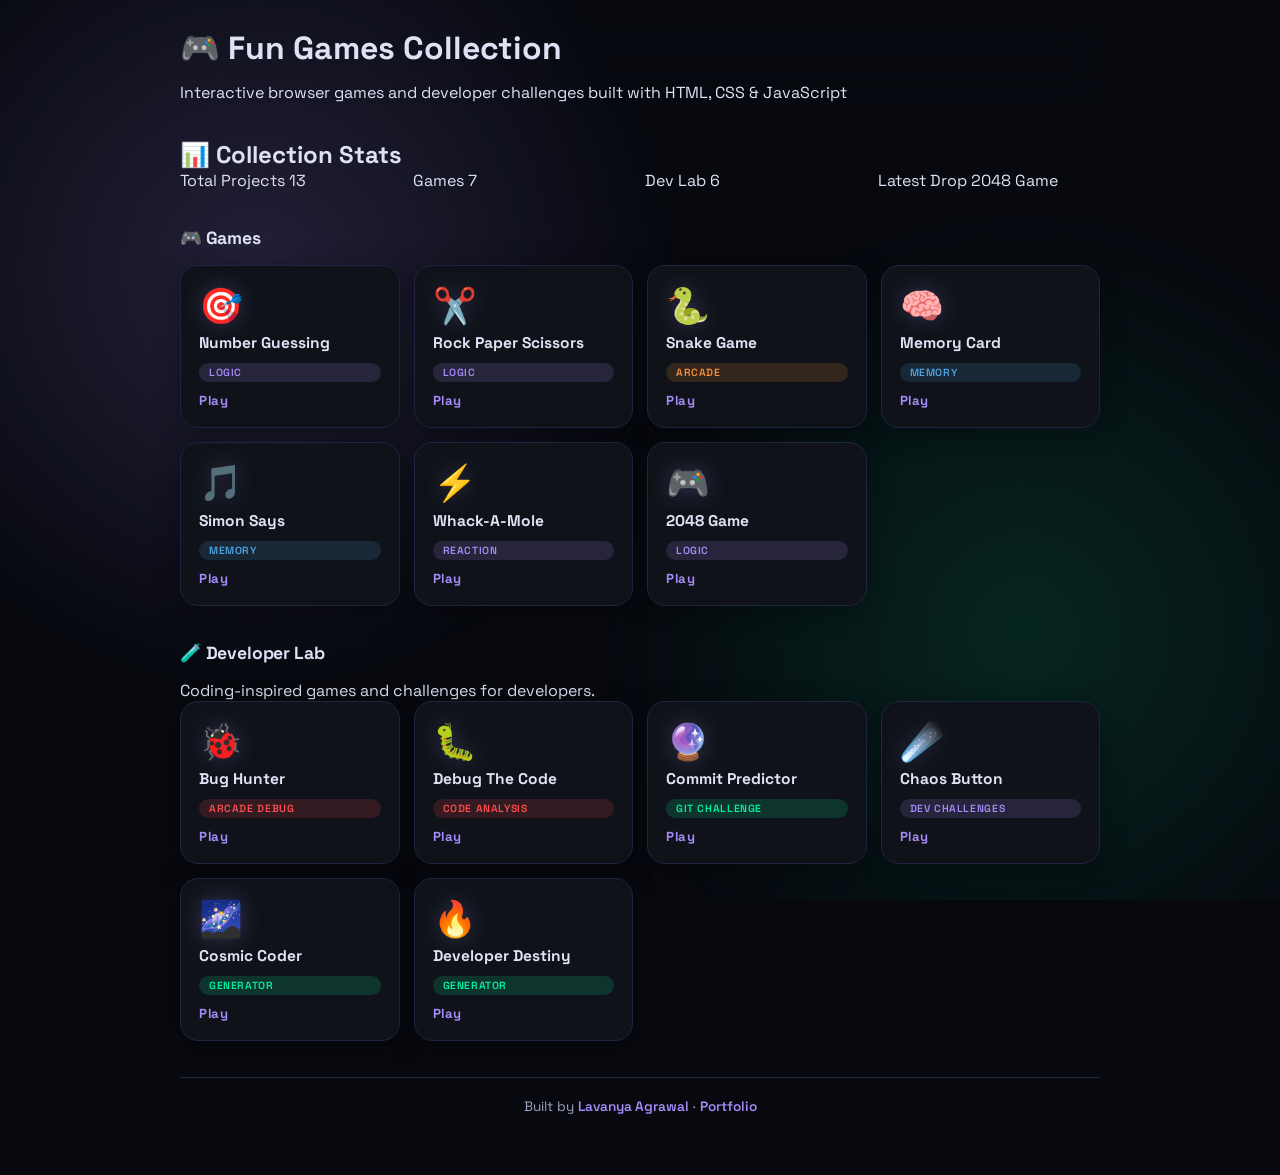
<file: index.html>
<!DOCTYPE html>
<html lang="en">
<head>
<meta charset="UTF-8">
<meta name="viewport" content="width=device-width, initial-scale=1.0">
<title>Fun Games Collection</title>
<link rel="preconnect" href="https://fonts.googleapis.com">
<link href="https://fonts.googleapis.com/css2?family=Space+Grotesk:wght@500;700&family=Inter:wght@400;500;600;700&display=swap" rel="stylesheet">
<link rel="stylesheet" href="style.css">
</head>
<body>

<div class="page">

  <header class="hub-header">
    <h1>🎮 Fun Games Collection</h1>
    <p class="subtitle">
      Interactive browser games and developer challenges built with HTML, CSS &amp; JavaScript
    </p>
  </header>

  <section class="stats-panel">
    <h2 class="stats-title">📊 Collection Stats</h2>
    <div class="stats-row">
      <div class="stat-pill">
        <span class="stat-label">Total Projects</span>
        <span class="stat-value">13</span>
      </div>
      <div class="stat-pill">
        <span class="stat-label">Games</span>
        <span class="stat-value">7</span>
      </div>
      <div class="stat-pill">
        <span class="stat-label">Dev Lab</span>
        <span class="stat-value">6</span>
      </div>
      <div class="stat-pill">
        <span class="stat-label">Latest Drop</span>
        <span class="stat-value">2048 Game</span>
      </div>
    </div>
  </section>

  <!-- ── GAMES ── -->
  <section>
    <h2 class="section-title">🎮 Games</h2>

    <main class="game-grid">

      <a class="game-card" href="Number-Guessing-Game/">
        <div class="game-icon">🎯</div>
        <h3>Number Guessing</h3>
        <span class="game-tag tag-logic">Logic</span>
        <span class="play-btn">Play</span>
      </a>

      <a class="game-card" href="Rock-Paper-Scissors/">
        <div class="game-icon">✂️</div>
        <h3>Rock Paper Scissors</h3>
        <span class="game-tag tag-logic">Logic</span>
        <span class="play-btn">Play</span>
      </a>

      <a class="game-card" href="Snake-Game/">
        <div class="game-icon">🐍</div>
        <h3>Snake Game</h3>
        <span class="game-tag tag-arcade">Arcade</span>
        <span class="play-btn">Play</span>
      </a>

      <a class="game-card" href="Memory-Card-Game/">
        <div class="game-icon">🧠</div>
        <h3>Memory Card</h3>
        <span class="game-tag tag-memory">Memory</span>
        <span class="play-btn">Play</span>
      </a>

      <a class="game-card" href="Simon-Says-Game/">
        <div class="game-icon">🎵</div>
        <h3>Simon Says</h3>
        <span class="game-tag tag-memory">Memory</span>
        <span class="play-btn">Play</span>
      </a>
      
      <a class="game-card" href="Whack-A-Mole/">
       <div class="game-icon">⚡</div>
       <h3>Whack-A-Mole</h3>
       <span class="game-tag tag-reaction">Reaction</span>
       <span class="play-btn">Play</span>
       </a>

      <a class="game-card" href="2048-Game/">
        <div class="game-icon">🎮</div>
        <h3>2048 Game</h3>
        <span class="game-tag tag-logic">Logic</span>
        <span class="play-btn">Play</span>
      </a>

    </main>
  </section>

  <!-- ── DEVELOPER LAB ── -->
  <section class="developer-lab-section">
    <h2 class="section-title">🧪 Developer Lab</h2>
    <p class="subtitle">Coding-inspired games and challenges for developers.</p>

    <div class="game-grid">

      <a class="game-card" href="Developer-Lab/Bug-Hunter/index.html">
        <div class="game-icon">🐞</div>
        <h3>Bug Hunter</h3>
        <span class="game-tag tag-debug">Arcade Debug</span>
        <span class="play-btn">Play</span>
      </a>

      <a class="game-card" href="Developer-Lab/Debug-The-Code/index.html">
        <div class="game-icon">🐛</div>
        <h3>Debug The Code</h3>
        <span class="game-tag tag-debug">Code Analysis</span>
        <span class="play-btn">Play</span>
      </a>

      <a class="game-card" href="Developer-Lab/Commit-Predictor/index.html">
        <div class="game-icon">🔮</div>
        <h3>Commit Predictor</h3>
        <span class="game-tag tag-git">Git Challenge</span>
        <span class="play-btn">Play</span>
      </a>

      <a class="game-card" href="Developer-Lab/Chaos-Button/index.html">
        <div class="game-icon">☄️</div>
        <h3>Chaos Button</h3>
        <span class="game-tag tag-reaction">Dev Challenges</span>
        <span class="play-btn">Play</span>
      </a>

      <a class="game-card" href="Developer-Lab/Cosmic-Coder-Generator/index.html">
        <div class="game-icon">🌌</div>
        <h3>Cosmic Coder</h3>
        <span class="game-tag tag-generator">Generator</span>
        <span class="play-btn">Play</span>
      </a>

      <a class="game-card" href="Developer-Lab/Developer-Destiny/index.html">
        <div class="game-icon">🔥</div>
        <h3>Developer Destiny</h3>
        <span class="game-tag tag-generator">Generator</span>
        <span class="play-btn">Play</span>
      </a>

    </div>
  </section>

  <footer class="hub-footer">
    <p>
      Built by
      <a href="https://github.com/lavanyaag23" target="_blank" rel="noopener">Lavanya Agrawal</a>
      ·
      <a href="https://lavanyaagrawal.vercel.app" target="_blank" rel="noopener">Portfolio</a>
    </p>
  </footer>

</div>
</body>
</html>
</file>
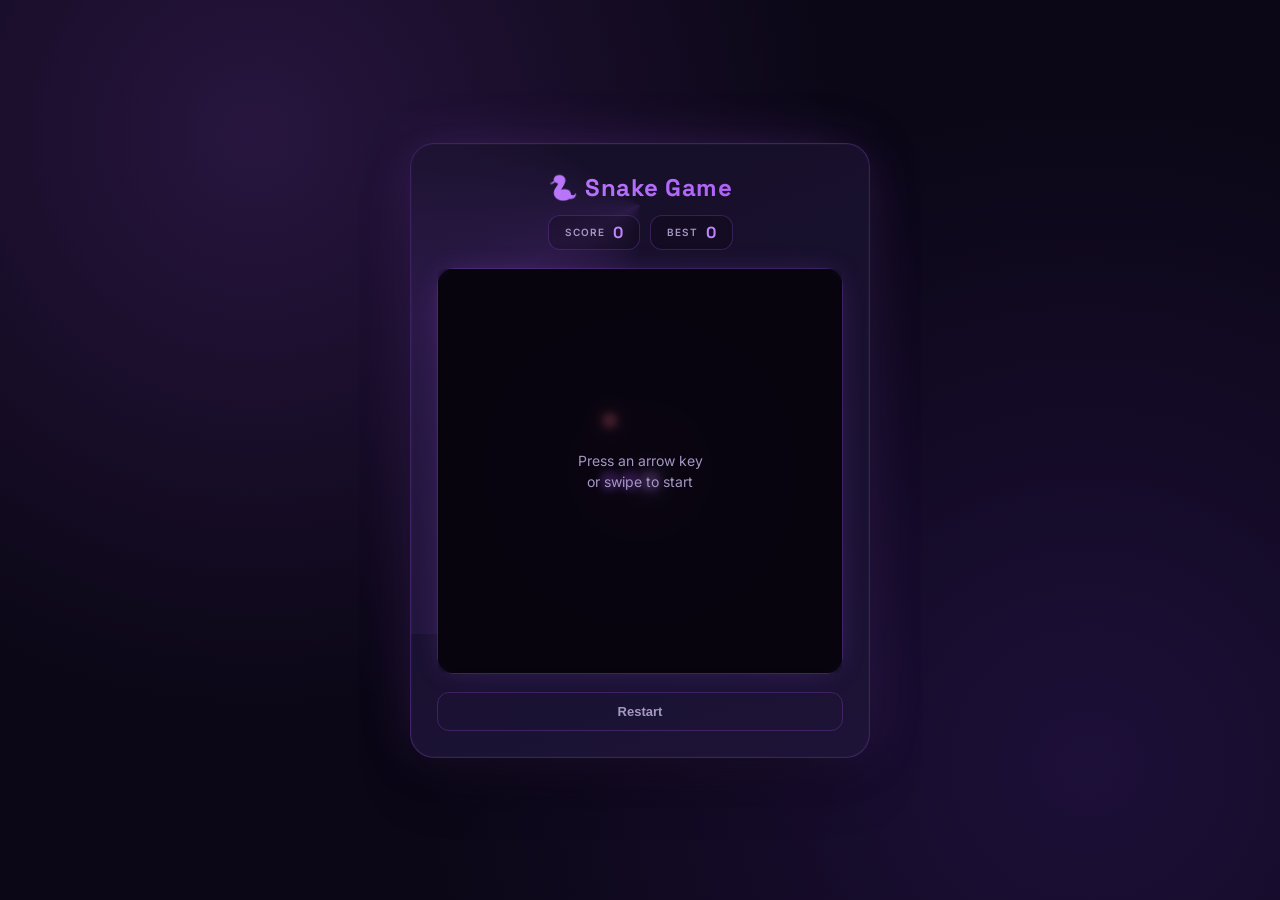
<file: Snake Game/Index.html>
<!DOCTYPE html>
<html lang="en">
<head>
<meta charset="UTF-8">
<meta name="viewport" content="width=device-width, initial-scale=1.0">
<title>Snake Game</title>
<link rel="preconnect" href="https://fonts.googleapis.com">
<link href="https://fonts.googleapis.com/css2?family=Space+Grotesk:wght@500;700&family=Inter:wght@400;500;600;700&display=swap" rel="stylesheet">
<link rel="stylesheet" href="style.css">
</head>
<body>

<div class="app">
  <div class="card">
    <header>
      <h1>🐍 Snake Game</h1>
      <div class="score-row">
        <div class="score-pill">
          <span class="score-label">Score</span>
          <span class="score-value" id="score">0</span>
        </div>
        <div class="score-pill">
          <span class="score-label">Best</span>
          <span class="score-value" id="bestScore">0</span>
        </div>
      </div>
    </header>

    <div class="board-wrap">
      <canvas id="gameCanvas" width="400" height="400"></canvas>

      <div class="overlay" id="startOverlay">
        <p>Press an arrow key<br>or swipe to start</p>
      </div>

      <div class="overlay hidden" id="gameOverOverlay">
        <h2>Game Over</h2>
        <p class="final-score">Score: <span id="finalScore">0</span></p>
        <button class="primary-btn" id="playAgainBtn">Play Again</button>
      </div>
    </div>

    <div class="dpad" id="dpad">
      <button class="dpad-btn dpad-up" data-dir="up" aria-label="Up">▲</button>
      <div class="dpad-mid">
        <button class="dpad-btn dpad-left" data-dir="left" aria-label="Left">◀</button>
        <button class="dpad-btn dpad-down" data-dir="down" aria-label="Down">▼</button>
        <button class="dpad-btn dpad-right" data-dir="right" aria-label="Right">▶</button>
      </div>
    </div>

    <button class="reset-btn" id="restartBtn">Restart</button>
  </div>
</div>

<script src="script.js"></script>
</body>
</html>
</file>
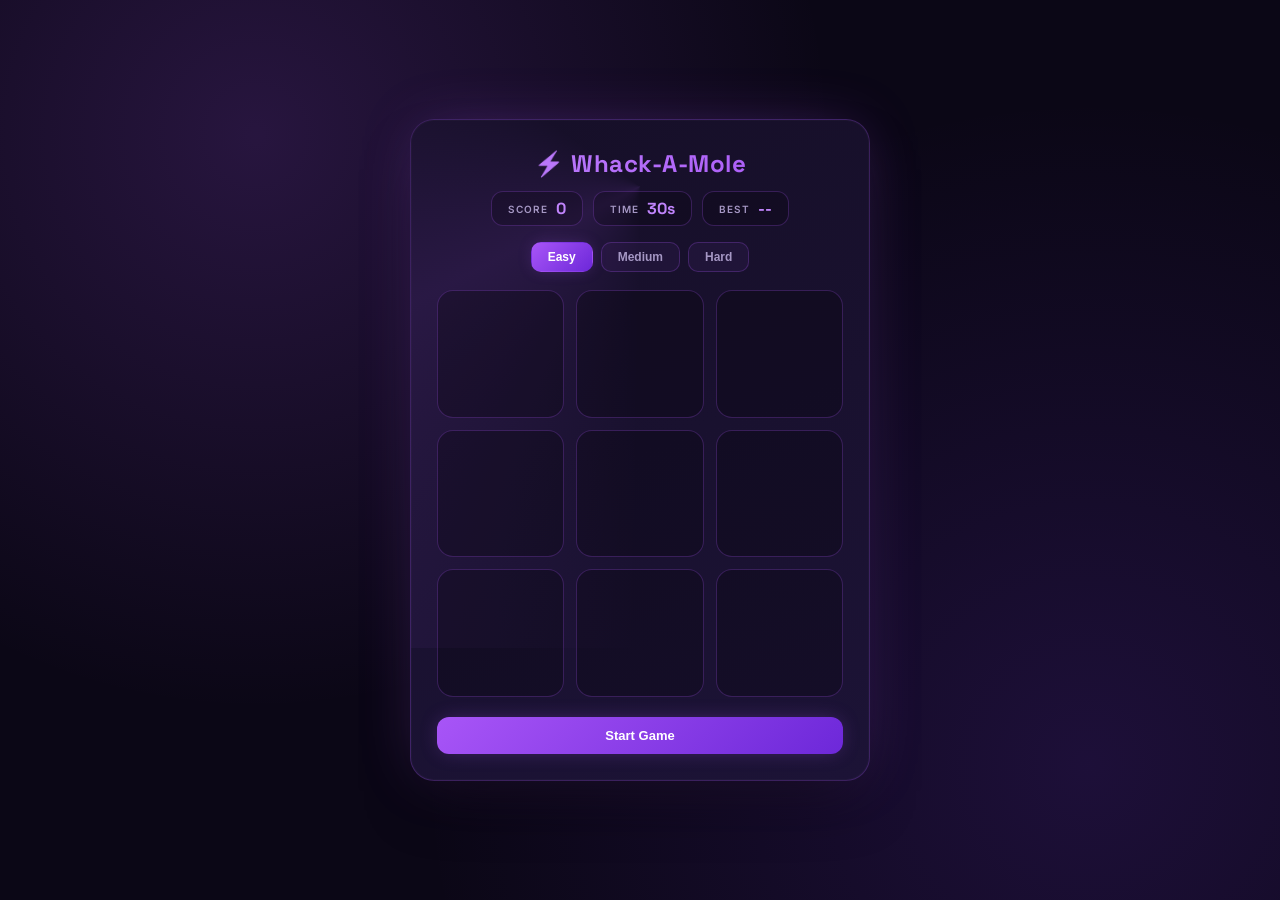
<file: Whack-A-Mole/Index.html>
<!DOCTYPE html>
<html lang="en">
<head>
<meta charset="UTF-8">
<meta name="viewport" content="width=device-width, initial-scale=1.0">
<title>Whack-A-Mole</title>
<link rel="preconnect" href="https://fonts.googleapis.com">
<link href="https://fonts.googleapis.com/css2?family=Space+Grotesk:wght@500;700&family=Inter:wght@400;500;600;700&display=swap" rel="stylesheet">
<link rel="stylesheet" href="style.css">
</head>
<body>

<div class="app">
  <div class="panel">
    <header>
      <h1>⚡ Whack-A-Mole</h1>
      <div class="stats-row">
        <div class="stat-pill">
          <span class="stat-label">Score</span>
          <span class="stat-value" id="score">0</span>
        </div>
        <div class="stat-pill">
          <span class="stat-label">Time</span>
          <span class="stat-value" id="timer">30s</span>
        </div>
        <div class="stat-pill">
          <span class="stat-label">Best</span>
          <span class="stat-value" id="bestStat">--</span>
        </div>
      </div>
    </header>

    <div class="difficulty-row" id="difficultyRow">
      <button class="diff-btn active" data-diff="easy">Easy</button>
      <button class="diff-btn" data-diff="medium">Medium</button>
      <button class="diff-btn" data-diff="hard">Hard</button>
    </div>

    <div class="grid" id="grid"></div>

    <button class="primary-btn full-width" id="startBtn">Start Game</button>
  </div>

  <div class="win-overlay hidden" id="endOverlay">
    <div class="win-modal">
      <h2 id="endTitle">⏱️ Time's Up!</h2>
      <p>Score: <span id="finalScore">0</span></p>
      <p class="best-tag hidden" id="newBestTag">🏆 New Best!</p>
      <button class="primary-btn" id="playAgainBtn">Play Again</button>
    </div>
  </div>
</div>

<script src="script.js"></script>
</body>
</html>
</file>
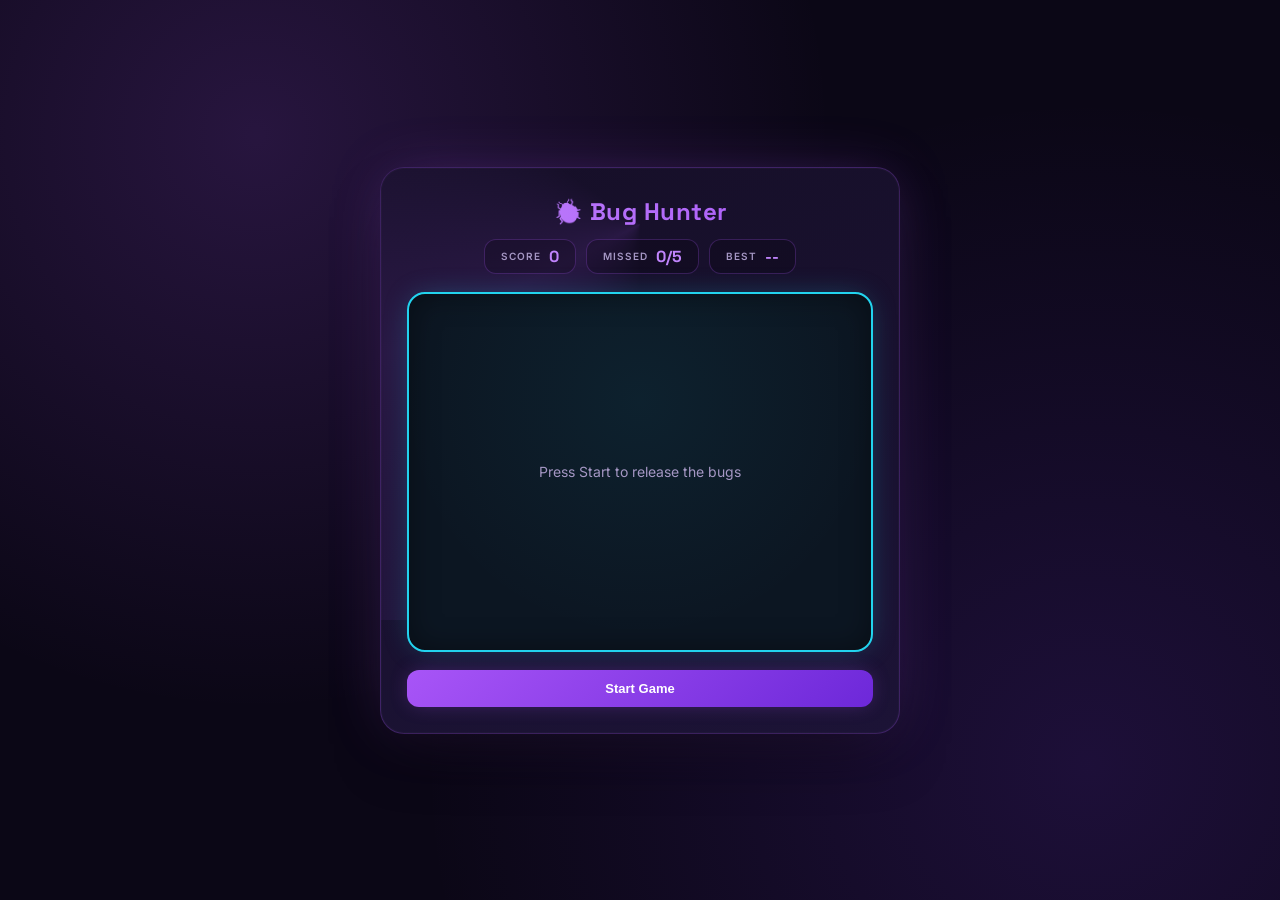
<file: Developer-Lab/Bug-Hunter/index.html>
<!DOCTYPE html>
<html lang="en">
<head>
<meta charset="UTF-8">
<meta name="viewport" content="width=device-width, initial-scale=1.0">
<title>Bug Hunter</title>
<link rel="preconnect" href="https://fonts.googleapis.com">
<link href="https://fonts.googleapis.com/css2?family=Space+Grotesk:wght@500;700&family=Inter:wght@400;500;600;700&display=swap" rel="stylesheet">
<link rel="stylesheet" href="style.css">
</head>
<body>

<div class="app">
  <div class="panel">
    <header>
      <h1>🐞 Bug Hunter</h1>
      <div class="stats-row">
        <div class="stat-pill">
          <span class="stat-label">Score</span>
          <span class="stat-value" id="score">0</span>
        </div>
        <div class="stat-pill">
          <span class="stat-label">Missed</span>
          <span class="stat-value" id="missed">0/5</span>
        </div>
        <div class="stat-pill">
          <span class="stat-label">Best</span>
          <span class="stat-value" id="bestStat">--</span>
        </div>
      </div>
    </header>

    <div class="arena" id="arena">
      <p class="arena-hint" id="arenaHint">Press Start to release the bugs</p>
    </div>

    <button class="primary-btn full-width" id="startBtn">Start Game</button>
  </div>

  <div class="win-overlay hidden" id="endOverlay">
    <div class="win-modal">
      <h2>🐞 Game Over</h2>
      <p>Final Score: <span id="finalScore">0</span></p>
      <p class="best-tag hidden" id="newBestTag">🏆 New Best!</p>
      <button class="primary-btn" id="playAgainBtn">Play Again</button>
    </div>
  </div>
</div>

<script src="script.js"></script>
</body>
</html>
</file>
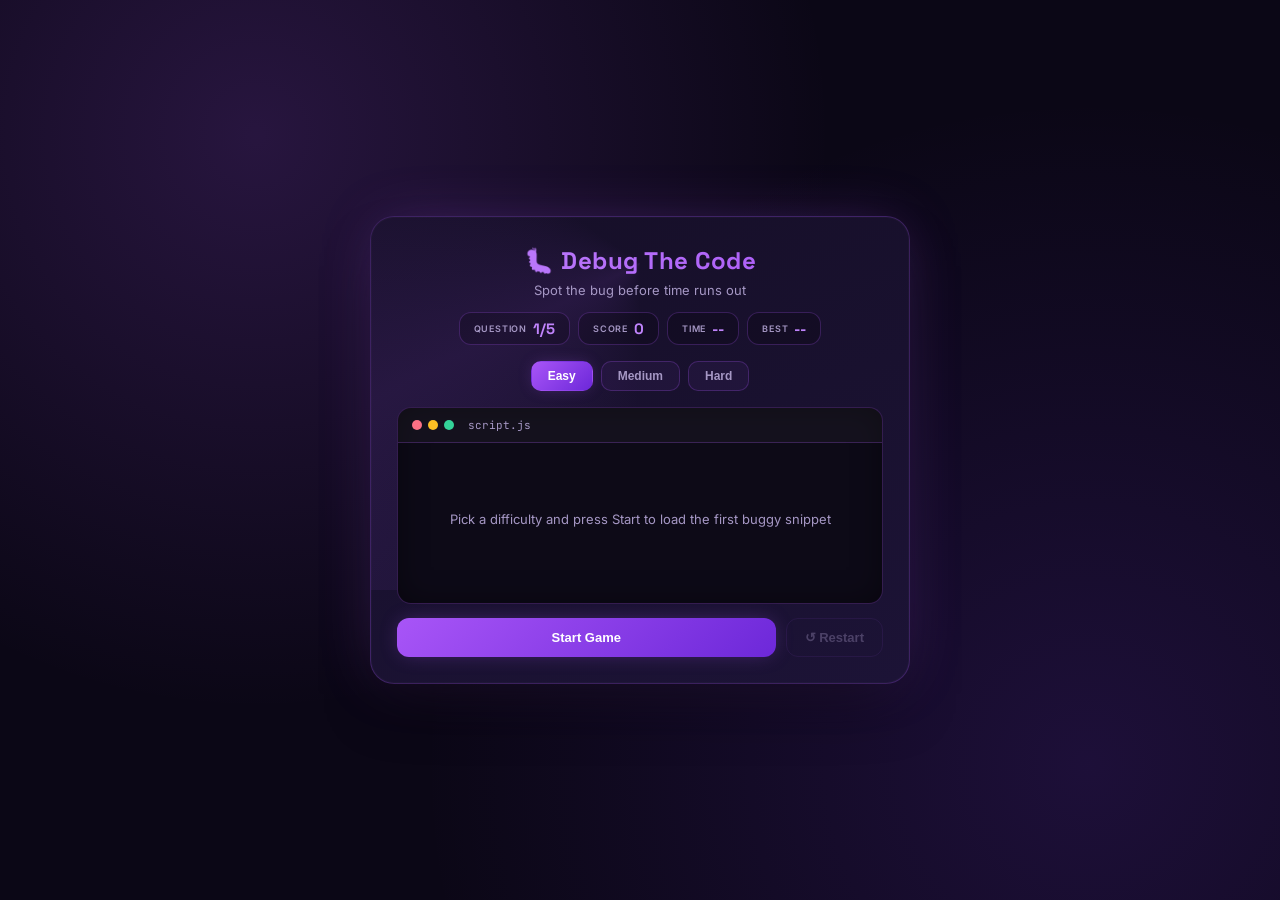
<file: Developer-Lab/Debug-The-Code/index.html>
<!DOCTYPE html>
<html lang="en">
<head>
<meta charset="UTF-8">
<meta name="viewport" content="width=device-width, initial-scale=1.0">
<title>Debug The Code</title>
<link rel="preconnect" href="https://fonts.googleapis.com">
<link href="https://fonts.googleapis.com/css2?family=Space+Grotesk:wght@500;700&family=Inter:wght@400;500;600;700&family=JetBrains+Mono:wght@400;500;700&display=swap" rel="stylesheet">
<link rel="stylesheet" href="style.css">
</head>
<body>

<div class="app">
  <div class="panel">
    <header>
      <h1>🐛 Debug The Code</h1>
      <p class="subtitle">Spot the bug before time runs out</p>
      <div class="stats-row">
        <div class="stat-pill">
          <span class="stat-label">Question</span>
          <span class="stat-value" id="levelStat">1/5</span>
        </div>
        <div class="stat-pill">
          <span class="stat-label">Score</span>
          <span class="stat-value" id="scoreStat">0</span>
        </div>
        <div class="stat-pill">
          <span class="stat-label">Time</span>
          <span class="stat-value" id="timerStat">--</span>
        </div>
        <div class="stat-pill">
          <span class="stat-label">Best</span>
          <span class="stat-value" id="bestStat">--</span>
        </div>
      </div>
    </header>

    <div class="difficulty-row" id="difficultyRow">
      <button class="diff-btn active" data-diff="easy">Easy</button>
      <button class="diff-btn" data-diff="medium">Medium</button>
      <button class="diff-btn" data-diff="hard">Hard</button>
    </div>

    <div class="level-banner hidden" id="levelBanner">
      <span class="level-tag" id="levelTag">Question 1</span>
      <span class="level-title" id="levelTitleText">Missing Semicolon</span>
    </div>

    <div class="code-panel">
      <div class="code-window-bar">
        <span class="dot red"></span><span class="dot yellow"></span><span class="dot green"></span>
        <span class="file-name">script.js</span>
      </div>
      <div class="code-lines" id="codeLines">
        <p class="idle-hint" id="idleHint">Pick a difficulty and press Start to load the first buggy snippet</p>
      </div>
    </div>

    <div class="feedback-box hidden" id="feedbackBox"></div>

    <div class="button-row">
      <button class="primary-btn" id="startBtn">Start Game</button>
      <button class="secondary-btn" id="restartBtn" disabled>↺ Restart</button>
    </div>
  </div>

  <div class="win-overlay hidden" id="endOverlay">
    <div class="win-modal">
      <h2>🎉 Debugging Complete!</h2>
      <p>Difficulty: <span id="finalDifficulty">Easy</span></p>
      <p>Score: <span id="finalScore">0</span></p>
      <p>Solved: <span id="finalSolved">0/5</span></p>
      <p>Accuracy: <span id="finalAccuracy">0%</span></p>
      <p class="best-tag hidden" id="newBestTag">🏆 New Best!</p>
      <button class="primary-btn" id="playAgainBtn">Play Again</button>
    </div>
  </div>
</div>

<script src="script.js"></script>
</body>
</html>
</file>
<file: style.css>
/* ================================================================
   FUN GAMES COLLECTION — style.css
   Dark/light theme · purple glassmorphic · Space Grotesk + Mono
   ================================================================ */

/* ── TOKENS ─────────────────────────────────────────────────── */
:root {
  /* dark (default) */
  --bg:           #07090f;
  --bg2:          #0d1018;
  --surface:      #0f1319;
  --surface2:     #141824;
  --surface3:     #1a2030;
  --border:       #1e2540;
  --border2:      #28305a;

  --neon:         #a78bfa;          /* purple accent */
  --neon2:        #00f5a0;          /* green accent (tags / XP) */
  --neon-glow:    rgba(167,139,250,.25);
  --neon-dim:     rgba(167,139,250,.08);
  --neon2-glow:   rgba(0,245,160,.22);

  --hot:          #ff4e50;
  --warm:         #fc913a;
  --blue:         #4fa3e0;

  --text:         #dde3f4;
  --text2:        #9aa3c0;
  --muted:        #3d4568;
  --muted2:       #5a6380;

  --sans:  'Space Grotesk', sans-serif;
  --mono:  'Space Mono', monospace;
  --r:     14px;
  --rsm:   9px;
  --card-r: 18px;
  --t:     .22s cubic-bezier(.4,0,.2,1);

  --shadow: 0 4px 24px rgba(0,0,0,.35);
  --shadow-hover: 0 10px 40px rgba(0,0,0,.5);
}

/* LIGHT THEME */
[data-theme="light"] {
  --bg:           #f0f2fa;
  --bg2:          #e8eaf5;
  --surface:      #ffffff;
  --surface2:     #f4f5fc;
  --surface3:     #eceef8;
  --border:       #d4d8ee;
  --border2:      #b8bfe0;

  --neon:         #7c3aed;
  --neon2:        #059669;
  --neon-glow:    rgba(124,58,237,.18);
  --neon-dim:     rgba(124,58,237,.07);
  --neon2-glow:   rgba(5,150,105,.18);

  --text:         #1a1d30;
  --text2:        #4a5070;
  --muted:        #c0c6e0;
  --muted2:       #8890b0;

  --shadow: 0 4px 20px rgba(60,70,140,.1);
  --shadow-hover: 0 10px 40px rgba(60,70,140,.18);
}

/* ── RESET ──────────────────────────────────────────────────── */
*, *::before, *::after { box-sizing: border-box; margin: 0; padding: 0; }
html { scroll-behavior: smooth; }
body {
  background: var(--bg);
  color: var(--text);
  font-family: var(--sans);
  min-height: 100vh;
  overflow-x: hidden;
  transition: background var(--t), color var(--t);
}
a { text-decoration: none; color: inherit; }
button { font-family: var(--sans); }

/* ── AMBIENT ─────────────────────────────────────────────────── */
.ambient-grid {
  position: fixed; inset: 0; pointer-events: none; z-index: 0;
  background-image:
    linear-gradient(var(--border) 1px, transparent 1px),
    linear-gradient(90deg, var(--border) 1px, transparent 1px);
  background-size: 52px 52px;
  opacity: .35;
  transition: opacity var(--t);
}
[data-theme="light"] .ambient-grid { opacity: .18; }

.ambient-blob {
  position: fixed; pointer-events: none; z-index: 0;
  border-radius: 50%; filter: blur(80px);
}
.b1 { width: 500px; height: 500px; top: -120px; left: -100px; background: radial-gradient(circle, rgba(167,139,250,.12), transparent 70%); }
.b2 { width: 400px; height: 400px; bottom: -80px; right: -80px; background: radial-gradient(circle, rgba(0,245,160,.08), transparent 70%); }
[data-theme="light"] .b1 { background: radial-gradient(circle, rgba(124,58,237,.08), transparent 70%); }
[data-theme="light"] .b2 { background: radial-gradient(circle, rgba(5,150,105,.06), transparent 70%); }

/* ── PAGE ────────────────────────────────────────────────────── */
.page {
  position: relative; z-index: 1;
  max-width: 960px; margin: 0 auto;
  padding: 28px 20px 60px;
  display: flex; flex-direction: column; gap: 36px;
}

/* ── HEADER ──────────────────────────────────────────────────── */
.hub-header { display: flex; flex-direction: column; gap: 14px; }

.header-top {
  display: flex; align-items: center; justify-content: space-between;
}

.brand {
  font-family: var(--mono); font-size: 1rem; font-weight: 700;
  letter-spacing: .1em;
}
.brand-bracket { color: var(--neon); text-shadow: 0 0 14px var(--neon-glow); }
.brand-text    { color: var(--text); }

.theme-btn {
  background: var(--surface); border: 1px solid var(--border);
  border-radius: 10px; width: 40px; height: 40px;
  font-size: 1.1rem; cursor: pointer; display: grid; place-items: center;
  transition: all var(--t);
}
.theme-btn:hover { border-color: var(--neon); box-shadow: 0 0 12px var(--neon-glow); transform: rotate(20deg) scale(1.1); }

.hub-title {
  font-size: clamp(2.4rem, 8vw, 3.6rem);
  font-weight: 700; line-height: 1.02; letter-spacing: -.04em;
  font-family: var(--sans);
  background: linear-gradient(90deg, var(--neon), var(--neon2), #818cf8);
  -webkit-background-clip: text; background-clip: text;
  color: transparent;
  background-size: 200% auto;
  animation: shimmer 4s ease-in-out infinite;
}
.hub-title em { font-style: normal; }

@keyframes shimmer {
  0%, 100% { background-position: 0% 50%; }
  50%       { background-position: 100% 50%; }
}

.hub-sub { color: var(--text2); font-size: .94rem; line-height: 1.6; max-width: 480px; }

/* ── SECTION TITLE ───────────────────────────────────────────── */
.section-title {
  font-size: 1.1rem; font-weight: 700; letter-spacing: -.01em;
  display: flex; align-items: center; gap: 8px; margin-bottom: 16px;
}
.stitle-icon { font-size: 1.1rem; }
.section-sub { color: var(--text2); font-size: .88rem; margin-top: -10px; margin-bottom: 16px; }

/* ── PROFILE CARD ────────────────────────────────────────────── */
.profile-card {
  background: var(--surface); border: 1px solid var(--border);
  border-radius: var(--card-r); padding: 22px 24px;
  display: flex; align-items: flex-start; gap: 20px; flex-wrap: wrap;
  box-shadow: var(--shadow); transition: border-color var(--t);
}
.profile-card:hover { border-color: var(--neon); }

.profile-left { display: flex; align-items: center; gap: 14px; flex-shrink: 0; }

.avatar {
  width: 56px; height: 56px; border-radius: 14px;
  background: var(--surface2); border: 1.5px solid var(--border2);
  display: grid; place-items: center; font-size: 1.8rem;
  transition: all var(--t);
}

.player-name { font-size: 1.15rem; font-weight: 700; }
.player-title { font-size: .78rem; color: var(--neon); font-weight: 600; letter-spacing: .06em; text-transform: uppercase; margin-top: 2px; }

.profile-right { flex: 1; display: flex; flex-direction: column; gap: 10px; min-width: 200px; }

.xp-row {
  display: flex; justify-content: space-between; align-items: center;
  font-size: .8rem;
}
.xp-label { color: var(--text2); }
.xp-label strong { color: var(--text); font-family: var(--mono); }
.xp-val { font-family: var(--mono); font-size: .78rem; color: var(--neon2); }

.xp-track {
  height: 7px; background: var(--surface3); border-radius: 99px; overflow: hidden;
}
.xp-fill {
  height: 100%; border-radius: 99px;
  background: linear-gradient(90deg, var(--neon2), var(--neon));
  transition: width .6s cubic-bezier(.4,0,.2,1);
  box-shadow: 0 0 10px var(--neon2-glow);
}

.profile-chips { display: flex; gap: 8px; flex-wrap: wrap; }

/* profile-stats grid (legacy selector kept for compatibility) */
.profile-stats {
  display: grid;
  grid-template-columns: repeat(auto-fit, minmax(170px, 1fr));
  gap: 16px;
}
.profile-stats > div {
  background: var(--surface2); border: 1px solid var(--border);
  padding: 16px; border-radius: 12px; text-align: center;
}
.profile-stats h4 { font-size: 1.6rem; font-weight: 700; margin-top: 6px; }
.pchip {
  background: var(--surface2); border: 1px solid var(--border);
  border-radius: var(--rsm); padding: 6px 12px;
  display: flex; align-items: center; gap: 6px; font-size: .8rem;
  transition: border-color var(--t);
}
.pchip:hover { border-color: var(--border2); }
.pchip-icon { font-size: .9rem; }
.pchip-val  { font-family: var(--mono); font-weight: 700; color: var(--text); }
.pchip-lbl  { color: var(--text2); font-size: .72rem; }

/* ── STATS ───────────────────────────────────────────────────── */
.stats-row {
  display: grid; grid-template-columns: repeat(4,1fr); gap: 10px;
}
.stat-card {
  background: var(--surface); border: 1px solid var(--border); border-radius: var(--r);
  padding: 14px 16px; display: flex; flex-direction: column; align-items: center; gap: 4px;
  transition: all var(--t); box-shadow: var(--shadow);
}
.stat-card:hover { border-color: var(--border2); transform: translateY(-2px); }
.stat-card.highlight { border-color: var(--neon); background: var(--neon-dim); }
.stat-num { font-family: var(--mono); font-size: 1.4rem; font-weight: 700; color: var(--text); animation: pop .8s ease; }

@keyframes pop { 0% { transform: scale(0); } 100% { transform: scale(1); } }
.stat-card.highlight .stat-num { color: var(--neon); }
.stat-lbl { font-size: .72rem; color: var(--text2); text-transform: uppercase; letter-spacing: .06em; }

/* ── RECENT + FAV ROWS ───────────────────────────────────────── */
.recent-section, .fav-section { display: flex; flex-direction: column; gap: 12px; }

.clear-recent-btn {
  font-size: .7rem; background: none; border: 1px solid var(--border2);
  border-radius: 6px; color: var(--text2); padding: 3px 10px; cursor: pointer;
  margin-left: auto; transition: all var(--t);
}
.clear-recent-btn:hover { border-color: var(--hot); color: var(--hot); }

.recent-row { display: flex; gap: 10px; flex-wrap: wrap; }

.mini-card {
  background: var(--surface); border: 1px solid var(--border); border-radius: 12px;
  padding: 10px 14px; display: flex; align-items: center; gap: 10px;
  cursor: pointer; transition: all var(--t); text-decoration: none; color: var(--text);
  font-size: .85rem; font-weight: 600;
}
.mini-card:hover { border-color: var(--neon); transform: translateY(-2px); box-shadow: 0 6px 20px var(--neon-glow); }
.mini-card .mc-icon { font-size: 1.2rem; }
.mini-card .mc-time { font-size: .68rem; color: var(--text2); font-family: var(--mono); }

/* ── ACHIEVEMENTS ────────────────────────────────────────────── */
.achieve-grid {
  display: grid; grid-template-columns: repeat(auto-fill, minmax(200px, 1fr)); gap: 10px;
}
.achieve-chip {
  background: var(--surface); border: 1px solid var(--border); border-radius: 12px;
  padding: 12px 14px; display: flex; align-items: center; gap: 10px;
  transition: all var(--t);
}
.achieve-chip.unlocked { border-color: var(--neon); background: var(--neon-dim); }
.achieve-chip.locked   { opacity: .45; filter: grayscale(.6); }
.achieve-icon { font-size: 1.4rem; flex-shrink: 0; }
.achieve-info { display: flex; flex-direction: column; gap: 1px; }
.achieve-name { font-size: .82rem; font-weight: 600; color: var(--text); }
.achieve-desc { font-size: .7rem; color: var(--text2); }
.achieve-chip.unlocked .achieve-name { color: var(--neon); }

/* ── SEARCH + FILTER ─────────────────────────────────────────── */
.search-filter-section { display: flex; flex-direction: column; gap: 12px; }

.search-wrap {
  position: relative; display: flex; align-items: center;
}
.search-icon {
  position: absolute; left: 14px; font-size: 1rem; pointer-events: none;
}
.search-input {
  width: 100%; background: var(--surface); border: 1.5px solid var(--border);
  border-radius: 12px; color: var(--text); font-family: var(--sans); font-size: .95rem;
  padding: 12px 42px 12px 40px; outline: none; transition: border-color var(--t), box-shadow var(--t);
}
.search-input:focus {
  border-color: var(--neon); box-shadow: 0 0 0 3px var(--neon-dim);
  transform: scale(1.01);
}
.search-input::placeholder { color: var(--muted2); }
.search-clear {
  position: absolute; right: 14px; background: none; border: none;
  color: var(--text2); font-size: .9rem; cursor: pointer; padding: 4px;
  transition: color var(--t);
}
.search-clear:hover { color: var(--hot); }

.filter-row {
  display: flex; gap: 8px; flex-wrap: wrap;
}
.filter-btn {
  background: var(--surface); border: 1.5px solid var(--border); border-radius: 99px;
  color: var(--text2); font-family: var(--sans); font-size: .82rem; font-weight: 600;
  padding: 7px 16px; cursor: pointer; transition: all var(--t);
  display: flex; align-items: center; gap: 5px;
}
.filter-btn:hover { border-color: var(--border2); color: var(--text); transform: translateY(-3px); }
.filter-btn.active { background: var(--neon); border-color: var(--neon); color: var(--bg); }
.filter-count {
  font-family: var(--mono); font-size: .7rem;
  background: rgba(0,0,0,.2); border-radius: 99px;
  padding: 1px 6px; min-width: 18px; text-align: center;
}
.filter-btn.active .filter-count { background: rgba(0,0,0,.25); }

.no-results {
  display: flex; flex-direction: column; align-items: center; gap: 8px;
  padding: 40px 20px; color: var(--text2); font-size: .9rem;
}
.no-results span { font-size: 2rem; }

/* ── GAME GRID ───────────────────────────────────────────────── */
.game-grid {
  display: grid;
  grid-template-columns: repeat(auto-fill, minmax(200px, 1fr));
  gap: 14px;
}

/* ── GAME CARD ───────────────────────────────────────────────── */
.game-card {
  position: relative;
  background: var(--surface); border: 1.5px solid var(--border);
  border-radius: var(--card-r); padding: 22px 18px 18px;
  display: flex; flex-direction: column; gap: 10px;
  cursor: pointer; transition: all var(--t);
  box-shadow: var(--shadow);
  animation: cardIn .4s ease both;
  overflow: hidden;
}
.game-card::before {
  content: ''; position: absolute; inset: 0; border-radius: var(--card-r);
  background: linear-gradient(135deg, var(--neon-dim), transparent 60%);
  opacity: 0; transition: opacity var(--t);
}
.game-card:hover::before { opacity: 1; }
.game-card:hover {
  border-color: var(--neon); transform: translateY(-5px) scale(1.02);
  box-shadow: var(--shadow-hover), 0 0 30px var(--neon-glow);
}
.game-card:active { transform: translateY(-2px) scale(1); }

.dev-card { border-color: var(--border); }
.dev-card:hover { border-color: var(--neon2); box-shadow: var(--shadow-hover), 0 0 30px var(--neon2-glow); }
.dev-card::before { background: linear-gradient(135deg, rgba(0,245,160,.06), transparent 60%); }

/* fav button */
.fav-btn {
  position: absolute; top: 12px; right: 12px;
  background: var(--surface2); border: 1px solid var(--border2);
  border-radius: 8px; width: 30px; height: 30px;
  font-size: 1rem; cursor: pointer; display: grid; place-items: center;
  transition: all var(--t); color: var(--text2); z-index: 2;
  line-height: 1;
}
.fav-btn:hover { border-color: var(--hot); color: var(--hot); transform: scale(1.15); }
.fav-btn.active { background: rgba(255,78,80,.12); border-color: var(--hot); color: var(--hot); }

.game-icon {
  font-size: 2.2rem; line-height: 1;
  transition: transform var(--t);
  filter: drop-shadow(0 0 10px var(--neon-glow));
}
.game-card::after{
    content:"";
    position:absolute;
    inset:0;
    border-radius:inherit;
    background:linear-gradient(
        120deg,
        transparent,
        rgba(255,255,255,.08),
        transparent
    );
    transform:translateX(-120%);
    transition:.8s;
}

.game-card:hover::after{
    transform:translateX(120%);
}

.game-card h3 { font-size: .97rem; font-weight: 700; line-height: 1.3; padding-right: 26px; }

.card-meta { display: flex; gap: 6px; flex-wrap: wrap; }

.game-tag {
  font-size: .65rem; font-weight: 600; letter-spacing: .06em;
  text-transform: uppercase; border-radius: 999px; padding: 3px 10px;
}
.tag-logic     { background: rgba(167,139,250,.15); color: var(--neon); }
.tag-arcade    { background: rgba(252,145,58,.15);  color: var(--warm); }
.tag-memory    { background: rgba(79,163,224,.15);  color: var(--blue); }
.tag-debug     { background: rgba(255,78,80,.15);   color: var(--hot); }
.tag-git       { background: rgba(0,245,160,.15);   color: var(--neon2); }
.tag-reaction  { background: rgba(167,139,250,.15); color: var(--neon); }
.tag-generator { background: rgba(0,245,160,.15);   color: var(--neon2); }
.tag-diff      { background: var(--surface3); color: var(--text2); }

[data-theme="light"] .game-card     { background: white; color: #1a1d30; border-color: #d4d8ee; }
[data-theme="light"] .game-card::before { background: linear-gradient(135deg, rgba(124,58,237,.05), transparent 60%); }
[data-theme="light"] .search-input  { background: white; }
[data-theme="light"] .filter-btn    { background: #e8eaf5; color: #4a5070; }
[data-theme="light"] .stat-card     { background: white; }

[data-theme="light"] .tag-logic     { background: rgba(124,58,237,.1); color: #7c3aed; }
[data-theme="light"] .tag-arcade    { background: rgba(234,88,12,.1);  color: #c2410c; }
[data-theme="light"] .tag-memory    { background: rgba(37,99,235,.1);  color: #1d4ed8; }
[data-theme="light"] .tag-debug     { background: rgba(220,38,38,.1);  color: #b91c1c; }
[data-theme="light"] .tag-git       { background: rgba(5,150,105,.1);  color: #065f46; }
[data-theme="light"] .tag-reaction  { background: rgba(124,58,237,.1); color: #7c3aed; }
[data-theme="light"] .tag-generator { background: rgba(5,150,105,.1);  color: #065f46; }

.play-btn {
  margin-top: auto; font-size: .82rem; font-weight: 700;
  color: var(--neon); letter-spacing: .04em;
  transition: letter-spacing var(--t);
}
.game-card:hover .play-btn { letter-spacing: .12em; }
.dev-card .play-btn { color: var(--neon2); }

/* card hidden (search/filter) */
.game-card.hidden-card {
  display: none;
}

/* ── FOOTER ──────────────────────────────────────────────────── */
.hub-footer {
  text-align: center; padding-top: 20px;
  border-top: 1px solid var(--border);
  color: var(--text2); font-size: .85rem;
}
.hub-footer a { color: var(--neon); font-weight: 600; transition: opacity var(--t); }
.hub-footer a:hover { opacity: .75; }

/* ── TOAST NOTIFICATION ──────────────────────────────────────── */
.toast {
  position: fixed; bottom: 24px; left: 50%; transform: translateX(-50%) translateY(80px);
  background: var(--surface); border: 1px solid var(--border); border-radius: 12px;
  padding: 12px 22px; font-size: .88rem; font-weight: 600; color: var(--text);
  box-shadow: var(--shadow); z-index: 999;
  transition: transform .3s cubic-bezier(.4,0,.2,1), opacity .3s;
  opacity: 0; pointer-events: none; white-space: nowrap;
}
.toast.show { transform: translateX(-50%) translateY(0); opacity: 1; }
.toast.achieve { border-color: var(--neon); color: var(--neon); }

/* ── XP POP ANIMATION ────────────────────────────────────────── */
.xp-pop {
  position: fixed; pointer-events: none; z-index: 100;
  font-family: var(--mono); font-size: .85rem; font-weight: 700; color: var(--neon2);
  animation: xpFloat 1.4s ease forwards;
}
@keyframes xpFloat {
  0%   { opacity: 1; transform: translateY(0); }
  100% { opacity: 0; transform: translateY(-60px); }
}

/* ── CARD ENTRANCE ───────────────────────────────────────────── */
@keyframes cardIn {
  from { opacity: 0; transform: translateY(16px); }
  to   { opacity: 1; transform: translateY(0); }
}
.game-card:nth-child(1) { animation-delay: .04s; }
.game-card:nth-child(2) { animation-delay: .08s; }
.game-card:nth-child(3) { animation-delay: .12s; }
.game-card:nth-child(4) { animation-delay: .16s; }
.game-card:nth-child(5) { animation-delay: .20s; }
.game-card:nth-child(6) { animation-delay: .24s; }
.game-card:nth-child(7) { animation-delay: .28s; }

/* ── HIDDEN UTIL ─────────────────────────────────────────────── */
.hidden { display: none !important; }

/* ── RESPONSIVE ──────────────────────────────────────────────── */
@media (max-width: 640px) {
  .stats-row { grid-template-columns: repeat(2,1fr); }
  .game-grid { grid-template-columns: repeat(2,1fr); }
  .profile-card { flex-direction: column; }
  .hub-title { font-size: 2.2rem; }
  .page { gap: 28px; }
}
@media (max-width: 380px) {
  .game-grid { grid-template-columns: 1fr; }
  .stats-row { grid-template-columns: repeat(2,1fr); }
  .filter-btn { font-size: .76rem; padding: 6px 12px; }
}
@media (prefers-reduced-motion: reduce) {
  *, *::before, *::after { animation-duration: .01ms !important; transition-duration: .01ms !important; }
}

.hero-actions{
    display:flex;
    gap:15px;
    margin-top:20px;
    flex-wrap:wrap;
}

.hero-btn{
    padding:14px 24px;
    border-radius:14px;
    font-weight:700;
    transition:.3s;
}

.hero-btn.primary{
    background:linear-gradient(135deg,var(--neon),#8b5cf6);
    color:white;
}

.hero-btn.secondary{
    border:1px solid var(--border2);
    background:var(--surface);
}

.hero-btn:hover{
    transform:translateY(-4px);
    box-shadow:0 15px 30px var(--neon-glow);
}

.hub-header{
    position:sticky;
    top:15px;
    z-index:999;
    -webkit-backdrop-filter:blur(18px);
    backdrop-filter:blur(18px);
}
body::before{
content:"";
position:fixed;
inset:0;
background:
radial-gradient(circle at 20% 30%,rgba(167,139,250,.18),transparent 35%),
radial-gradient(circle at 80% 70%,rgba(0,245,160,.12),transparent 35%);
animation:bgMove 12s infinite alternate;
pointer-events:none;
}

@keyframes bgMove{
from{transform:translateY(-30px);}
to{transform:translateY(30px);}
}
.avatar{
position:relative;
}

.avatar::before{
content:"";
position:absolute;
inset:-4px;
border-radius:50%;
padding:4px;
background:conic-gradient(
var(--neon2),
var(--neon),
var(--neon2)
);
-webkit-mask:
linear-gradient(#fff 0 0) content-box,
linear-gradient(#fff 0 0);
-webkit-mask-composite: xor;
mask:
linear-gradient(#fff 0 0) content-box,
linear-gradient(#fff 0 0);
mask-composite: exclude;
}
</file>
<file: Snake Game/style.css>
:root {
  --bg-deep: #0b0716;
  --bg-card: #160f28;
  --bg-card-2: #1c1336;
  --purple: #a855f7;
  --purple-bright: #c084fc;
  --purple-dim: #6d28d9;
  --violet-glow: rgba(168, 85, 247, 0.35);
  --text-main: #f4f1fb;
  --text-muted: #a597c4;
  --food: #fb7185;
  --food-glow: rgba(251, 113, 133, 0.45);
  --border: rgba(168, 85, 247, 0.25);
}

* { box-sizing: border-box; margin: 0; padding: 0; }

body {
  min-height: 100vh;
  background:
    radial-gradient(circle at 20% 15%, rgba(168, 85, 247, 0.18), transparent 45%),
    radial-gradient(circle at 85% 85%, rgba(124, 58, 237, 0.16), transparent 50%),
    var(--bg-deep);
  font-family: 'Inter', sans-serif;
  color: var(--text-main);
  display: flex;
  align-items: center;
  justify-content: center;
  padding: 24px;
}

.app { width: 100%; max-width: 460px; }

.card {
  background: linear-gradient(160deg, var(--bg-card) 0%, var(--bg-card-2) 100%);
  border: 1px solid var(--border);
  border-radius: 24px;
  padding: 28px 26px 26px;
  box-shadow:
    0 0 0 1px rgba(255,255,255,0.02) inset,
    0 30px 60px -20px rgba(0,0,0,0.6),
    0 0 60px -15px var(--violet-glow);
  position: relative;
  overflow: hidden;
}

.card::before {
  content: "";
  position: absolute;
  top: -60%;
  left: -20%;
  width: 140%;
  height: 140%;
  background: conic-gradient(from 180deg, transparent, var(--violet-glow), transparent 35%);
  animation: spin 16s linear infinite;
  opacity: 0.4;
  pointer-events: none;
}

@keyframes spin { to { transform: rotate(360deg); } }

header { text-align: center; margin-bottom: 18px; position: relative; z-index: 1; }

h1 {
  font-family: 'Space Grotesk', sans-serif;
  font-size: 24px;
  letter-spacing: 0.5px;
  background: linear-gradient(90deg, var(--purple-bright), var(--purple), #818cf8);
  -webkit-background-clip: text;
  background-clip: text;
  color: transparent;
  background-size: 200% auto;
  animation: shimmer 4s ease-in-out infinite;
  margin-bottom: 12px;
}

@keyframes shimmer {
  0%, 100% { background-position: 0% 50%; }
  50% { background-position: 100% 50%; }
}

.score-row {
  display: flex;
  justify-content: center;
  gap: 10px;
}

.score-pill {
  background: rgba(0,0,0,0.2);
  border: 1px solid var(--border);
  border-radius: 12px;
  padding: 6px 16px;
  display: flex;
  align-items: center;
  gap: 8px;
}

.score-label {
  font-size: 10px;
  text-transform: uppercase;
  letter-spacing: 1px;
  color: var(--text-muted);
  font-weight: 600;
}

.score-value {
  font-family: 'Space Grotesk', sans-serif;
  font-size: 16px;
  font-weight: 700;
  color: var(--purple-bright);
}

.board-wrap {
  position: relative;
  width: 100%;
  aspect-ratio: 1 / 1;
  border-radius: 16px;
  overflow: hidden;
  border: 1px solid var(--border);
  box-shadow: 0 0 30px -10px var(--violet-glow), inset 0 0 30px rgba(0,0,0,0.4);
  margin-bottom: 18px;
  z-index: 1;
}

canvas {
  display: block;
  width: 100%;
  height: 100%;
  background:
    radial-gradient(circle at 50% 50%, rgba(168,85,247,0.05), transparent 70%),
    #08050f;
  touch-action: none;
}

.overlay {
  position: absolute;
  inset: 0;
  display: flex;
  flex-direction: column;
  align-items: center;
  justify-content: center;
  gap: 12px;
  background: rgba(8, 5, 15, 0.78);
  backdrop-filter: blur(3px);
  text-align: center;
  padding: 20px;
  transition: opacity 0.2s;
}

.overlay.hidden { display: none; }

.overlay p {
  color: var(--text-muted);
  font-size: 14px;
  line-height: 1.5;
}

.overlay h2 {
  font-family: 'Space Grotesk', sans-serif;
  font-size: 26px;
  color: var(--food);
  text-shadow: 0 0 18px var(--food-glow);
}

.final-score {
  color: var(--text-main) !important;
  font-size: 15px !important;
}

.final-score span {
  color: var(--purple-bright);
  font-weight: 700;
  font-family: 'Space Grotesk', sans-serif;
}

.primary-btn {
  background: linear-gradient(135deg, var(--purple), var(--purple-dim));
  border: none;
  color: white;
  font-weight: 700;
  font-size: 13px;
  padding: 10px 22px;
  border-radius: 12px;
  cursor: pointer;
  box-shadow: 0 0 20px -4px var(--violet-glow);
  transition: transform 0.15s, box-shadow 0.2s;
}

.primary-btn:hover {
  transform: translateY(-2px);
  box-shadow: 0 0 26px -2px var(--violet-glow);
}

.primary-btn:active { transform: translateY(0) scale(0.97); }

.dpad {
  display: none;
  flex-direction: column;
  align-items: center;
  gap: 6px;
  margin-bottom: 16px;
  position: relative;
  z-index: 1;
}

.dpad-mid { display: flex; gap: 6px; align-items: center; }

.dpad-btn {
  width: 44px;
  height: 44px;
  border-radius: 10px;
  background: rgba(168, 85, 247, 0.08);
  border: 1px solid var(--border);
  color: var(--purple-bright);
  font-size: 16px;
  cursor: pointer;
  transition: background 0.15s, transform 0.1s;
}

.dpad-btn:active {
  background: rgba(168, 85, 247, 0.25);
  transform: scale(0.92);
}

@media (pointer: coarse) {
  .dpad { display: flex; }
}

.reset-btn {
  width: 100%;
  background: transparent;
  border: 1px solid var(--border);
  color: var(--text-muted);
  border-radius: 12px;
  padding: 11px;
  font-size: 13px;
  font-weight: 600;
  cursor: pointer;
  transition: all 0.2s;
  position: relative;
  z-index: 1;
}

.reset-btn:hover {
  border-color: var(--food);
  color: var(--food);
  background: rgba(251, 113, 133, 0.06);
}

@media (max-width: 380px) {
  h1 { font-size: 20px; }
}
</file>
<file: Whack-A-Mole/style.css>
:root {
  --bg-deep: #0b0716;
  --bg-card: #160f28;
  --bg-card-2: #1c1336;
  --purple: #a855f7;
  --purple-bright: #c084fc;
  --purple-dim: #6d28d9;
  --violet-glow: rgba(168, 85, 247, 0.35);
  --text-main: #f4f1fb;
  --text-muted: #a597c4;
  --match: #34d399;
  --match-glow: rgba(52, 211, 153, 0.45);
  --mismatch: #fb7185;
  --border: rgba(168, 85, 247, 0.25);
}

* { box-sizing: border-box; margin: 0; padding: 0; }

body {
  min-height: 100vh;
  background:
    radial-gradient(circle at 20% 15%, rgba(168, 85, 247, 0.18), transparent 45%),
    radial-gradient(circle at 85% 85%, rgba(124, 58, 237, 0.16), transparent 50%),
    var(--bg-deep);
  font-family: 'Inter', sans-serif;
  color: var(--text-main);
  display: flex;
  align-items: center;
  justify-content: center;
  padding: 24px;
}

.app { width: 100%; max-width: 460px; position: relative; }

.panel {
  background: linear-gradient(160deg, var(--bg-card) 0%, var(--bg-card-2) 100%);
  border: 1px solid var(--border);
  border-radius: 24px;
  padding: 28px 26px 26px;
  box-shadow:
    0 0 0 1px rgba(255,255,255,0.02) inset,
    0 30px 60px -20px rgba(0,0,0,0.6),
    0 0 60px -15px var(--violet-glow);
  position: relative;
  overflow: hidden;
}

.panel::before {
  content: "";
  position: absolute;
  top: -60%;
  left: -20%;
  width: 140%;
  height: 140%;
  background: conic-gradient(from 180deg, transparent, var(--violet-glow), transparent 35%);
  animation: spin 16s linear infinite;
  opacity: 0.35;
  pointer-events: none;
}

@keyframes spin { to { transform: rotate(360deg); } }

header { text-align: center; margin-bottom: 16px; position: relative; z-index: 1; }

h1 {
  font-family: 'Space Grotesk', sans-serif;
  font-size: 24px;
  letter-spacing: 0.5px;
  background: linear-gradient(90deg, var(--purple-bright), var(--purple), #818cf8);
  -webkit-background-clip: text;
  background-clip: text;
  color: transparent;
  background-size: 200% auto;
  animation: shimmer 4s ease-in-out infinite;
  margin-bottom: 12px;
}

@keyframes shimmer {
  0%, 100% { background-position: 0% 50%; }
  50% { background-position: 100% 50%; }
}

.stats-row {
  display: flex;
  justify-content: center;
  gap: 10px;
  flex-wrap: wrap;
}

.stat-pill {
  background: rgba(0,0,0,0.2);
  border: 1px solid var(--border);
  border-radius: 12px;
  padding: 6px 16px;
  display: flex;
  align-items: center;
  gap: 8px;
}

.stat-label {
  font-size: 10px;
  text-transform: uppercase;
  letter-spacing: 1px;
  color: var(--text-muted);
  font-weight: 600;
}

.stat-value {
  font-family: 'Space Grotesk', sans-serif;
  font-size: 16px;
  font-weight: 700;
  color: var(--purple-bright);
  transition: transform 0.2s;
}

.stat-value.bump { animation: bump 0.35s ease; }
@keyframes bump { 0% { transform: scale(1); } 40% { transform: scale(1.3); } 100% { transform: scale(1); } }

.difficulty-row {
  display: flex;
  justify-content: center;
  gap: 8px;
  margin-bottom: 18px;
  position: relative;
  z-index: 1;
}

.diff-btn {
  background: rgba(168, 85, 247, 0.06);
  border: 1px solid var(--border);
  color: var(--text-muted);
  font-size: 12px;
  font-weight: 600;
  padding: 7px 16px;
  border-radius: 10px;
  cursor: pointer;
  transition: all 0.2s;
}

.diff-btn:hover { border-color: var(--purple); color: var(--text-main); }

.diff-btn.active {
  background: linear-gradient(135deg, var(--purple), var(--purple-dim));
  border-color: transparent;
  color: white;
  box-shadow: 0 0 16px -4px var(--violet-glow);
}

.diff-btn:disabled { opacity: 0.4; cursor: not-allowed; }

.grid {
  display: grid;
  grid-template-columns: repeat(3, 1fr);
  gap: 12px;
  margin-bottom: 20px;
  position: relative;
  z-index: 1;
}

.hole {
  aspect-ratio: 1;
  border-radius: 16px;
  background: rgba(0,0,0,0.25);
  border: 1px solid var(--border);
  overflow: hidden;
  position: relative;
  cursor: pointer;
  display: flex;
  align-items: flex-end;
  justify-content: center;
  transition: border-color 0.2s, box-shadow 0.2s;
}

.hole.active {
  border-color: var(--match);
  box-shadow: 0 0 20px -2px var(--match-glow);
}

.mole {
  font-size: clamp(24px, 7vw, 34px);
  transform: translateY(100%);
  transition: transform 0.16s cubic-bezier(.34,1.56,.64,1);
  line-height: 1;
  padding-bottom: 6px;
}

.hole.active .mole { transform: translateY(8%); }

.hole.whacked .mole { animation: squish 0.28s ease; }

@keyframes squish {
  0% { transform: translateY(8%) scaleY(1); }
  40% { transform: translateY(35%) scaleY(0.35); }
  100% { transform: translateY(100%) scaleY(1); }
}

.full-width { width: 100%; }

.primary-btn {
  background: linear-gradient(135deg, var(--purple), var(--purple-dim));
  border: none;
  color: white;
  font-weight: 700;
  font-size: 13px;
  padding: 11px 24px;
  border-radius: 12px;
  cursor: pointer;
  box-shadow: 0 0 20px -4px var(--violet-glow);
  transition: transform 0.15s, box-shadow 0.2s, opacity 0.2s;
  position: relative;
  z-index: 1;
}

.primary-btn:hover {
  transform: translateY(-2px);
  box-shadow: 0 0 26px -2px var(--violet-glow);
}

.primary-btn:active { transform: translateY(0) scale(0.97); }

.primary-btn:disabled {
  opacity: 0.5;
  cursor: not-allowed;
  transform: none;
}

.win-overlay {
  position: fixed;
  inset: 0;
  background: rgba(8, 5, 15, 0.78);
  -webkit-backdrop-filter: blur(4px);
  backdrop-filter: blur(4px);
  display: flex;
  align-items: center;
  justify-content: center;
  z-index: 50;
  padding: 20px;
}

.win-overlay.hidden { display: none; }

.win-modal {
  background: linear-gradient(160deg, var(--bg-card) 0%, var(--bg-card-2) 100%);
  border: 1px solid var(--border);
  border-radius: 20px;
  padding: 30px 32px;
  text-align: center;
  box-shadow: 0 0 60px -10px var(--violet-glow);
  animation: pop 0.4s cubic-bezier(.34,1.56,.64,1);
}

@keyframes pop {
  0% { transform: scale(0.7); opacity: 0; }
  100% { transform: scale(1); opacity: 1; }
}

.win-modal h2 {
  font-family: 'Space Grotesk', sans-serif;
  font-size: 22px;
  margin-bottom: 14px;
  color: var(--purple-bright);
}

.win-modal p {
  font-size: 14px;
  color: var(--text-muted);
  margin-bottom: 6px;
}

.win-modal p span {
  color: var(--purple-bright);
  font-weight: 700;
  font-family: 'Space Grotesk', sans-serif;
}

.best-tag {
  color: #fbbf24 !important;
  font-weight: 700;
  font-size: 13px !important;
  margin: 8px 0 4px !important;
}

.best-tag.hidden { display: none; }

.win-modal .primary-btn { margin-top: 14px; }

.particle {
  position: fixed;
  width: 6px;
  height: 6px;
  border-radius: 50%;
  pointer-events: none;
  z-index: 100;
}

@media (max-width: 380px) {
  h1 { font-size: 20px; }
}
</file>
<file: Developer-Lab/Bug-Hunter/style.css>
:root {
  --bg-deep: #0b0716;
  --bg-card: #160f28;
  --bg-card-2: #1c1336;
  --purple: #a855f7;
  --purple-bright: #c084fc;
  --purple-dim: #6d28d9;
  --violet-glow: rgba(168, 85, 247, 0.35);
  --text-main: #f4f1fb;
  --text-muted: #a597c4;
  --border: rgba(168, 85, 247, 0.25);

  --cyan: #22d3ee;
  --cyan-glow: rgba(34, 211, 238, 0.35);
  --danger: #fb7185;
  --danger-glow: rgba(251, 113, 133, 0.5);
}

* { box-sizing: border-box; margin: 0; padding: 0; }

body {
  min-height: 100vh;
  background:
    radial-gradient(circle at 20% 15%, rgba(168, 85, 247, 0.18), transparent 45%),
    radial-gradient(circle at 85% 85%, rgba(124, 58, 237, 0.16), transparent 50%),
    var(--bg-deep);
  font-family: 'Inter', sans-serif;
  color: var(--text-main);
  display: flex;
  align-items: center;
  justify-content: center;
  padding: 24px;
}

.app { width: 100%; max-width: 520px; position: relative; }

.panel {
  background: linear-gradient(160deg, var(--bg-card) 0%, var(--bg-card-2) 100%);
  border: 1px solid var(--border);
  border-radius: 24px;
  padding: 28px 26px 26px;
  box-shadow:
    0 0 0 1px rgba(255,255,255,0.02) inset,
    0 30px 60px -20px rgba(0,0,0,0.6),
    0 0 60px -15px var(--violet-glow);
  position: relative;
  overflow: hidden;
}

.panel::before {
  content: "";
  position: absolute;
  top: -60%;
  left: -20%;
  width: 140%;
  height: 140%;
  background: conic-gradient(from 180deg, transparent, var(--violet-glow), transparent 35%);
  animation: spin 16s linear infinite;
  opacity: 0.35;
  pointer-events: none;
}

@keyframes spin { to { transform: rotate(360deg); } }

header { text-align: center; margin-bottom: 18px; position: relative; z-index: 1; }

h1 {
  font-family: 'Space Grotesk', sans-serif;
  font-size: 24px;
  letter-spacing: 0.5px;
  background: linear-gradient(90deg, var(--purple-bright), var(--purple), #818cf8);
  -webkit-background-clip: text;
  background-clip: text;
  color: transparent;
  background-size: 200% auto;
  animation: shimmer 4s ease-in-out infinite;
  margin-bottom: 12px;
}

@keyframes shimmer {
  0%, 100% { background-position: 0% 50%; }
  50% { background-position: 100% 50%; }
}

.stats-row {
  display: flex;
  justify-content: center;
  gap: 10px;
  flex-wrap: wrap;
}

.stat-pill {
  background: rgba(0,0,0,0.2);
  border: 1px solid var(--border);
  border-radius: 12px;
  padding: 6px 16px;
  display: flex;
  align-items: center;
  gap: 8px;
}

.stat-label {
  font-size: 10px;
  text-transform: uppercase;
  letter-spacing: 1px;
  color: var(--text-muted);
  font-weight: 600;
}

.stat-value {
  font-family: 'Space Grotesk', sans-serif;
  font-size: 16px;
  font-weight: 700;
  color: var(--purple-bright);
  transition: transform 0.2s, color 0.2s;
}

.stat-value.bump { animation: bump 0.35s ease; }
@keyframes bump { 0% { transform: scale(1); } 40% { transform: scale(1.3); } 100% { transform: scale(1); } }

.stat-value.danger { color: var(--danger); }

.arena {
  position: relative;
  width: 100%;
  height: 360px;
  border-radius: 18px;
  border: 2px solid var(--cyan);
  background: radial-gradient(circle at 50% 30%, rgba(34, 211, 238, 0.06), transparent 70%), #0c1622;
  box-shadow: 0 0 30px -8px var(--cyan-glow), inset 0 0 30px rgba(0,0,0,0.4);
  overflow: hidden;
  margin-bottom: 18px;
  z-index: 1;
}

.arena-hint {
  position: absolute;
  inset: 0;
  display: flex;
  align-items: center;
  justify-content: center;
  text-align: center;
  padding: 20px;
  color: var(--text-muted);
  font-size: 14px;
}

.arena-hint.hidden { display: none; }

.bug {
  position: absolute;
  width: 48px;
  height: 48px;
  border-radius: 50%;
  display: flex;
  align-items: center;
  justify-content: center;
  font-size: 26px;
  cursor: pointer;
  background: radial-gradient(circle, rgba(34, 211, 238, 0.18), rgba(34, 211, 238, 0.04));
  box-shadow: 0 0 16px -2px var(--cyan-glow);
  animation: bugIn 0.18s cubic-bezier(.34,1.56,.64,1);
  -webkit-user-select: none;
  user-select: none;
}

@keyframes bugIn {
  0% { transform: scale(0); opacity: 0; }
  100% { transform: scale(1); opacity: 1; }
}

.bug.caught {
  animation: bugSquish 0.25s ease forwards;
  pointer-events: none;
}

@keyframes bugSquish {
  0% { transform: scale(1); opacity: 1; }
  50% { transform: scale(1.3); opacity: 0.7; }
  100% { transform: scale(0); opacity: 0; }
}

.bug.escaped {
  animation: bugEscape 0.3s ease forwards;
  pointer-events: none;
}

@keyframes bugEscape {
  0% { transform: scale(1) translateY(0); opacity: 1; }
  100% { transform: scale(0.6) translateY(-16px); opacity: 0; }
}

.full-width { width: 100%; }

.primary-btn {
  background: linear-gradient(135deg, var(--purple), var(--purple-dim));
  border: none;
  color: white;
  font-weight: 700;
  font-size: 13px;
  padding: 11px 24px;
  border-radius: 12px;
  cursor: pointer;
  box-shadow: 0 0 20px -4px var(--violet-glow);
  transition: transform 0.15s, box-shadow 0.2s, opacity 0.2s;
  position: relative;
  z-index: 1;
}

.primary-btn:hover {
  transform: translateY(-2px);
  box-shadow: 0 0 26px -2px var(--violet-glow);
}

.primary-btn:active { transform: translateY(0) scale(0.97); }

.primary-btn:disabled {
  opacity: 0.5;
  cursor: not-allowed;
  transform: none;
}

.win-overlay {
  position: fixed;
  inset: 0;
  background: rgba(8, 5, 15, 0.78);
  -webkit-backdrop-filter: blur(4px);
  backdrop-filter: blur(4px);
  display: flex;
  align-items: center;
  justify-content: center;
  z-index: 50;
  padding: 20px;
}

.win-overlay.hidden { display: none; }

.win-modal {
  background: linear-gradient(160deg, var(--bg-card) 0%, var(--bg-card-2) 100%);
  border: 1px solid var(--border);
  border-radius: 20px;
  padding: 30px 32px;
  text-align: center;
  box-shadow: 0 0 60px -10px var(--violet-glow);
  animation: pop 0.4s cubic-bezier(.34,1.56,.64,1);
}

@keyframes pop {
  0% { transform: scale(0.7); opacity: 0; }
  100% { transform: scale(1); opacity: 1; }
}

.win-modal h2 {
  font-family: 'Space Grotesk', sans-serif;
  font-size: 22px;
  margin-bottom: 14px;
  color: var(--danger);
}

.win-modal p {
  font-size: 14px;
  color: var(--text-muted);
  margin-bottom: 6px;
}

.win-modal p span {
  color: var(--purple-bright);
  font-weight: 700;
  font-family: 'Space Grotesk', sans-serif;
}

.best-tag {
  color: #fbbf24 !important;
  font-weight: 700;
  font-size: 13px !important;
  margin: 8px 0 4px !important;
}

.best-tag.hidden { display: none; }

.win-modal .primary-btn { margin-top: 14px; }

.particle {
  position: fixed;
  width: 6px;
  height: 6px;
  border-radius: 50%;
  pointer-events: none;
  z-index: 100;
}

@media (max-width: 380px) {
  h1 { font-size: 20px; }
  .arena { height: 300px; }
}
</file>
<file: Developer-Lab/Debug-The-Code/style.css>
:root {
  --bg-deep: #0b0716;
  --bg-card: #160f28;
  --bg-card-2: #1c1336;
  --purple: #a855f7;
  --purple-bright: #c084fc;
  --purple-dim: #6d28d9;
  --violet-glow: rgba(168, 85, 247, 0.35);
  --text-main: #f4f1fb;
  --text-muted: #a597c4;
  --border: rgba(168, 85, 247, 0.25);

  --match: #34d399;
  --match-glow: rgba(52, 211, 153, 0.35);
  --danger: #fb7185;
  --danger-glow: rgba(251, 113, 133, 0.5);
  --amber: #fbbf24;
  --amber-glow: rgba(251, 191, 36, 0.35);

  --editor-bg: #0d0a17;
  --line-num: #5f5478;
  --tok-kw: #c084fc;
  --tok-str: #6ee7b7;
  --tok-num: #fbbf24;
  --tok-fn: #67e8f9;
}

* { box-sizing: border-box; margin: 0; padding: 0; }

body {
  min-height: 100vh;
  background:
    radial-gradient(circle at 20% 15%, rgba(168, 85, 247, 0.18), transparent 45%),
    radial-gradient(circle at 85% 85%, rgba(124, 58, 237, 0.16), transparent 50%),
    var(--bg-deep);
  font-family: 'Inter', sans-serif;
  color: var(--text-main);
  display: flex;
  align-items: center;
  justify-content: center;
  padding: 24px;
}

.app { width: 100%; max-width: 540px; position: relative; }

.panel {
  background: linear-gradient(160deg, var(--bg-card) 0%, var(--bg-card-2) 100%);
  border: 1px solid var(--border);
  border-radius: 24px;
  padding: 28px 26px 26px;
  box-shadow:
    0 0 0 1px rgba(255,255,255,0.02) inset,
    0 30px 60px -20px rgba(0,0,0,0.6),
    0 0 60px -15px var(--violet-glow);
  position: relative;
  overflow: hidden;
}

.panel::before {
  content: "";
  position: absolute;
  top: -60%;
  left: -20%;
  width: 140%;
  height: 140%;
  background: conic-gradient(from 180deg, transparent, var(--violet-glow), transparent 35%);
  animation: spin 16s linear infinite;
  opacity: 0.3;
  pointer-events: none;
}

@keyframes spin { to { transform: rotate(360deg); } }

header { text-align: center; margin-bottom: 14px; position: relative; z-index: 1; }

h1 {
  font-family: 'Space Grotesk', sans-serif;
  font-size: 24px;
  letter-spacing: 0.5px;
  background: linear-gradient(90deg, var(--purple-bright), var(--purple), #818cf8);
  -webkit-background-clip: text;
  background-clip: text;
  color: transparent;
  background-size: 200% auto;
  animation: shimmer 4s ease-in-out infinite;
  margin-bottom: 6px;
}

@keyframes shimmer {
  0%, 100% { background-position: 0% 50%; }
  50% { background-position: 100% 50%; }
}

.subtitle {
  color: var(--text-muted);
  font-size: 13px;
  margin-bottom: 14px;
}

.stats-row {
  display: flex;
  justify-content: center;
  gap: 8px;
  flex-wrap: wrap;
}

.stat-pill {
  background: rgba(0,0,0,0.2);
  border: 1px solid var(--border);
  border-radius: 12px;
  padding: 6px 14px;
  display: flex;
  align-items: center;
  gap: 6px;
}

.stat-label {
  font-size: 9px;
  text-transform: uppercase;
  letter-spacing: 0.8px;
  color: var(--text-muted);
  font-weight: 600;
}

.stat-value {
  font-family: 'Space Grotesk', sans-serif;
  font-size: 15px;
  font-weight: 700;
  color: var(--purple-bright);
  transition: transform 0.2s, color 0.2s;
}

.stat-value.bump { animation: bump 0.35s ease; }
@keyframes bump { 0% { transform: scale(1); } 40% { transform: scale(1.3); } 100% { transform: scale(1); } }

.stat-value.danger { color: var(--danger); }

.difficulty-row {
  display: flex;
  justify-content: center;
  gap: 8px;
  margin: 16px 0;
  position: relative;
  z-index: 1;
}

.diff-btn {
  background: rgba(168, 85, 247, 0.06);
  border: 1px solid var(--border);
  color: var(--text-muted);
  font-size: 12px;
  font-weight: 600;
  padding: 7px 16px;
  border-radius: 10px;
  cursor: pointer;
  transition: all 0.2s;
}

.diff-btn:hover { border-color: var(--purple); color: var(--text-main); }

.diff-btn.active {
  background: linear-gradient(135deg, var(--purple), var(--purple-dim));
  border-color: transparent;
  color: white;
  box-shadow: 0 0 16px -4px var(--violet-glow);
}

.diff-btn:disabled { opacity: 0.4; cursor: not-allowed; }

.level-banner {
  display: flex;
  align-items: center;
  gap: 10px;
  justify-content: center;
  margin-bottom: 12px;
  position: relative;
  z-index: 1;
}

.level-banner.hidden { display: none; }

.level-tag {
  background: linear-gradient(135deg, var(--purple), var(--purple-dim));
  color: white;
  font-size: 11px;
  font-weight: 700;
  padding: 4px 12px;
  border-radius: 999px;
  white-space: nowrap;
}

.level-title {
  font-family: 'Space Grotesk', sans-serif;
  font-size: 15px;
  font-weight: 700;
  color: var(--text-main);
}

.code-panel {
  background: var(--editor-bg);
  border: 1px solid var(--border);
  border-radius: 14px;
  overflow: hidden;
  margin-bottom: 14px;
  box-shadow: inset 0 0 30px rgba(0,0,0,0.4);
  position: relative;
  z-index: 1;
}

.code-window-bar {
  display: flex;
  align-items: center;
  gap: 6px;
  padding: 10px 14px;
  background: rgba(255,255,255,0.03);
  border-bottom: 1px solid var(--border);
}

.dot { width: 10px; height: 10px; border-radius: 50%; }
.dot.red { background: #fb7185; }
.dot.yellow { background: #fbbf24; }
.dot.green { background: #34d399; }

.file-name {
  margin-left: 8px;
  font-family: 'JetBrains Mono', monospace;
  font-size: 11px;
  color: var(--text-muted);
}

.code-lines {
  font-family: 'JetBrains Mono', monospace;
  font-size: 13px;
  line-height: 1.9;
  padding: 14px 0;
  min-height: 160px;
}

.idle-hint {
  font-family: 'Inter', sans-serif;
  text-align: center;
  color: var(--text-muted);
  font-size: 13px;
  padding: 50px 20px;
}

.code-line {
  display: flex;
  align-items: center;
  padding: 2px 16px;
  cursor: pointer;
  border-left: 3px solid transparent;
  transition: background 0.15s, border-color 0.15s;
  white-space: pre;
}

.code-line:hover {
  background: rgba(168, 85, 247, 0.08);
}

.line-num {
  color: var(--line-num);
  width: 26px;
  flex-shrink: 0;
  -webkit-user-select: none; /* Safari 3+, iOS 3+ */
  user-select: none;
}

.line-code { color: #d8d2e8; }

.tok-kw { color: var(--tok-kw); font-weight: 600; }
.tok-str { color: var(--tok-str); }
.tok-num { color: var(--tok-num); }
.tok-fn { color: var(--tok-fn); }

.code-line.wrong {
  background: rgba(251, 113, 133, 0.18);
  border-left-color: var(--danger);
  animation: flashRed 0.35s ease;
}

@keyframes flashRed {
  0%, 100% { background: rgba(251, 113, 133, 0.18); }
  50% { background: rgba(251, 113, 133, 0.32); }
}

.code-line.correct {
  background: rgba(52, 211, 153, 0.15);
  border-left-color: var(--match);
  box-shadow: inset 0 0 18px -4px var(--match-glow);
}

.code-line.revealed {
  background: rgba(251, 191, 36, 0.15);
  border-left-color: var(--amber);
  box-shadow: inset 0 0 18px -4px var(--amber-glow);
}

.feedback-box {
  border-radius: 12px;
  padding: 12px 16px;
  margin-bottom: 16px;
  font-size: 13px;
  border: 1px solid var(--border);
  background: rgba(0,0,0,0.2);
  position: relative;
  z-index: 1;
  animation: fadeIn 0.25s ease;
}

@keyframes fadeIn {
  from { opacity: 0; transform: translateY(-4px); }
  to { opacity: 1; transform: translateY(0); }
}

.feedback-box.hidden { display: none; }

.feedback-box strong { display: block; margin-bottom: 4px; font-size: 13px; }

.feedback-box p { color: var(--text-muted); line-height: 1.5; }

.feedback-box.success strong { color: var(--match); }
.feedback-box.success { border-color: rgba(52, 211, 153, 0.3); }

.feedback-box.timeout strong { color: var(--amber); }
.feedback-box.timeout { border-color: rgba(251, 191, 36, 0.3); }

.button-row {
  display: flex;
  gap: 10px;
  position: relative;
  z-index: 1;
}

.primary-btn {
  flex: 1;
  background: linear-gradient(135deg, var(--purple), var(--purple-dim));
  border: none;
  color: white;
  font-weight: 700;
  font-size: 13px;
  padding: 11px 24px;
  border-radius: 12px;
  cursor: pointer;
  box-shadow: 0 0 20px -4px var(--violet-glow);
  transition: transform 0.15s, box-shadow 0.2s, opacity 0.2s;
}

.primary-btn:hover {
  transform: translateY(-2px);
  box-shadow: 0 0 26px -2px var(--violet-glow);
}

.primary-btn:active { transform: translateY(0) scale(0.97); }

.primary-btn:disabled {
  opacity: 0.5;
  cursor: not-allowed;
  transform: none;
}

.secondary-btn {
  background: transparent;
  border: 1px solid var(--border);
  color: var(--text-muted);
  font-weight: 600;
  font-size: 13px;
  padding: 11px 18px;
  border-radius: 12px;
  cursor: pointer;
  transition: all 0.2s;
}

.secondary-btn:hover:not(:disabled) {
  border-color: var(--danger);
  color: var(--danger);
  background: rgba(251, 113, 133, 0.06);
}

.secondary-btn:disabled {
  opacity: 0.35;
  cursor: not-allowed;
}

.win-overlay {
  position: fixed;
  inset: 0;
  background: rgba(8, 5, 15, 0.78);
  -webkit-backdrop-filter: blur(4px);
  backdrop-filter: blur(4px);
  display: flex;
  align-items: center;
  justify-content: center;
  z-index: 50;
  padding: 20px;
}

.win-overlay.hidden { display: none; }

.win-modal {
  background: linear-gradient(160deg, var(--bg-card) 0%, var(--bg-card-2) 100%);
  border: 1px solid var(--border);
  border-radius: 20px;
  padding: 30px 32px;
  text-align: center;
  box-shadow: 0 0 60px -10px var(--violet-glow);
  animation: pop 0.4s cubic-bezier(.34,1.56,.64,1);
  max-width: 320px;
}

@keyframes pop {
  0% { transform: scale(0.7); opacity: 0; }
  100% { transform: scale(1); opacity: 1; }
}

.win-modal h2 {
  font-family: 'Space Grotesk', sans-serif;
  font-size: 22px;
  margin-bottom: 14px;
  color: var(--match);
}

.win-modal p {
  font-size: 14px;
  color: var(--text-muted);
  margin-bottom: 6px;
}

.win-modal p span {
  color: var(--purple-bright);
  font-weight: 700;
  font-family: 'Space Grotesk', sans-serif;
}

.best-tag {
  color: #fbbf24 !important;
  font-weight: 700;
  font-size: 13px !important;
  margin: 8px 0 4px !important;
}

.best-tag.hidden { display: none; }

.win-modal .primary-btn { margin-top: 14px; width: 100%; }

@media (max-width: 420px) {
  h1 { font-size: 20px; }
  .code-lines { font-size: 11.5px; }
  .stat-pill { padding: 6px 10px; }
  .button-row { flex-direction: column; }
}
</file>
